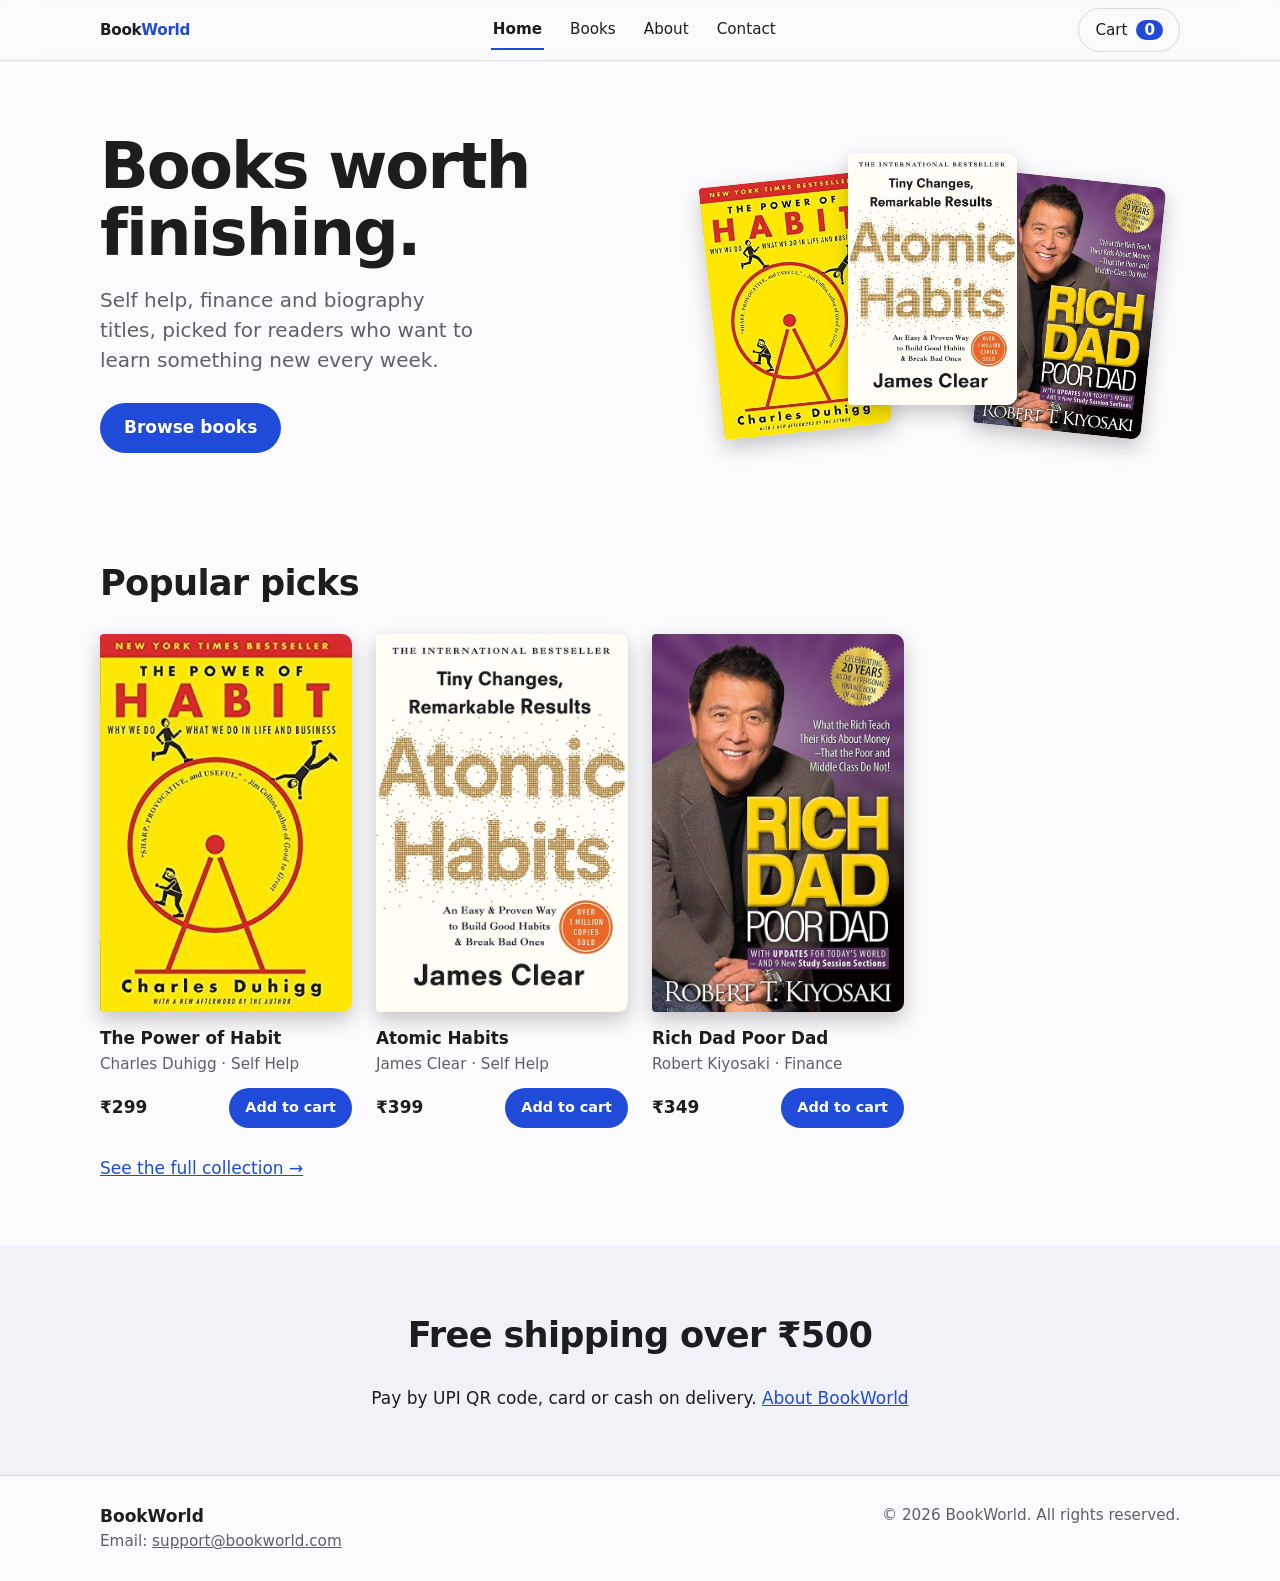
<file: bookworld/index.html>
<!DOCTYPE html>
<html lang="en">
<head>
  <meta charset="UTF-8">
  <meta name="viewport" content="width=device-width, initial-scale=1.0">
  <title>BookWorld: Online Book Store</title>
  <link rel="stylesheet" href="style.css">
</head>
<body>
  <header class="nav">
    <div class="wrap nav-in">
      <a class="logo" href="index.html">Book<span>World</span></a>
      <nav aria-label="Main">
        <a href="index.html" aria-current="page">Home</a>
        <a href="books.html">Books</a>
        <a href="about.html">About</a>
        <a href="contact.html">Contact</a>
      </nav>
      <button class="cart-btn" id="openCart" aria-label="Open cart">Cart <span id="cartCount">0</span></button>
    </div>
  </header>

  <main>
    <section class="hero wrap">
      <div>
        <h1>Books worth finishing.</h1>
        <p class="lead">Self help, finance and biography titles, picked for readers who want to learn something new every week.</p>
        <a href="books.html" class="btn">Browse books</a>
      </div>
      <div class="hero-stack" id="heroStack" aria-hidden="true"></div>
    </section>

    <section class="wrap section">
      <h2>Popular picks</h2>
      <div class="grid" id="picks"></div>
      <p class="more"><a href="books.html">See the full collection →</a></p>
    </section>

    <section class="band">
      <div class="wrap narrow">
        <h2>Free shipping over ₹500</h2>
        <p>Pay by UPI QR code, card or cash on delivery. <a href="about.html">About BookWorld</a></p>
      </div>
    </section>
  </main>

  <footer>
    <div class="wrap foot">
      <div><strong>BookWorld</strong><p class="muted">Email: <a href="mailto:support@bookworld.com">support@bookworld.com</a></p></div>
      <p class="muted">© 2026 BookWorld. All rights reserved.</p>
    </div>
  </footer>

  <div class="scrim" id="scrim"></div>
  <aside class="drawer" id="drawer" aria-hidden="true" aria-label="Shopping cart">
    <div class="drawer-head">
      <h2>Your cart</h2>
      <button class="icon" id="closeCart" aria-label="Close cart">✕</button>
    </div>
    <div id="cartItems" class="drawer-body"></div>
    <div class="drawer-foot">
      <div class="sum-row total"><span>Total</span><span id="cartTotal">₹0</span></div>
      <a class="btn full" id="checkoutLink" href="payment.html">Go to payment</a>
    </div>
  </aside>
  <div id="toast" class="toast" role="status"></div>

  <script src="common.js"></script>
  <script src="cart.js"></script>
  <script src="books.js"></script>
</body>
</html>
</file>
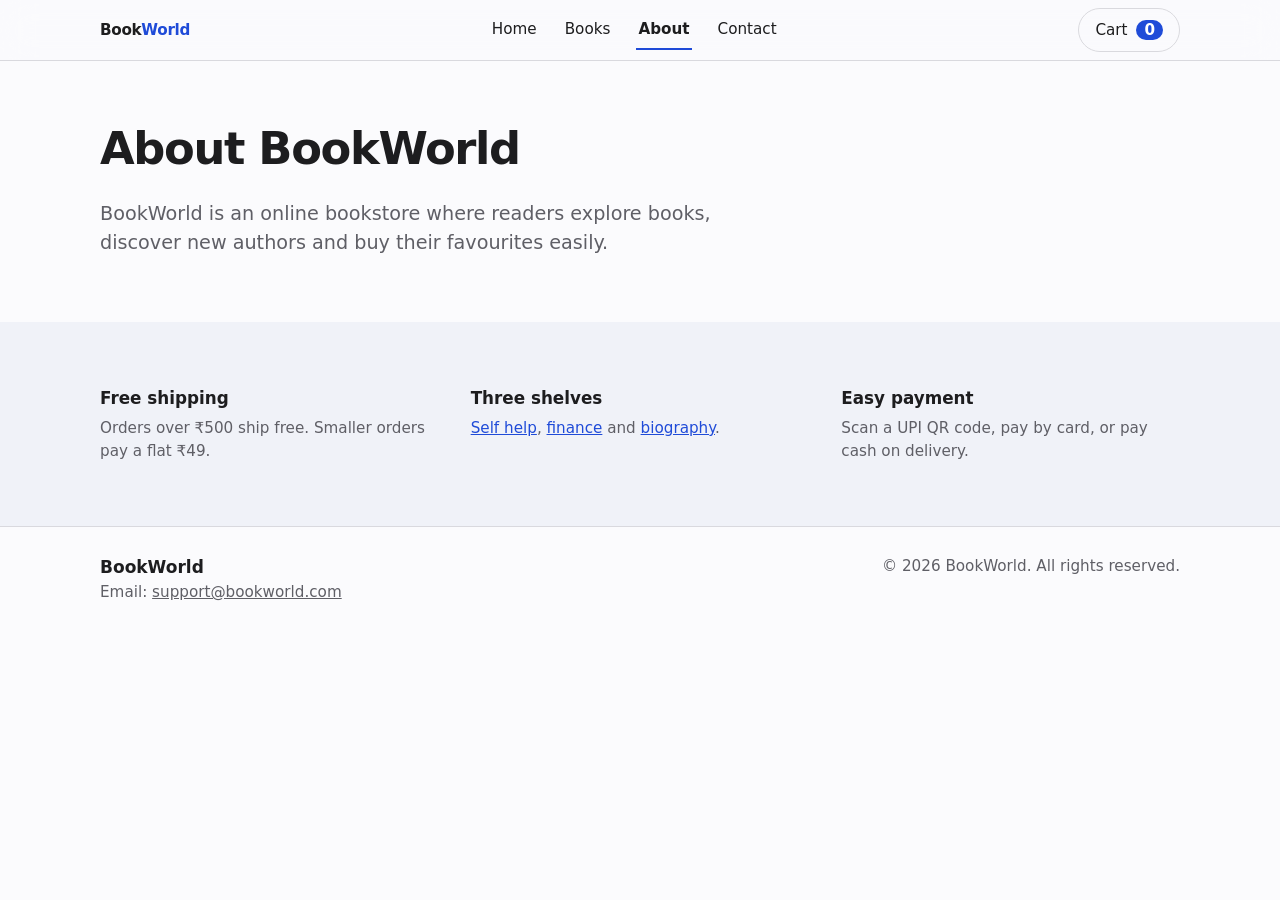
<file: bookworld/about.html>
<!DOCTYPE html>
<html lang="en">
<head>
  <meta charset="UTF-8">
  <meta name="viewport" content="width=device-width, initial-scale=1.0">
  <title>About | BookWorld</title>
  <link rel="stylesheet" href="style.css">
</head>
<body>
  <header class="nav">
    <div class="wrap nav-in">
      <a class="logo" href="index.html">Book<span>World</span></a>
      <nav aria-label="Main">
        <a href="index.html">Home</a>
        <a href="books.html">Books</a>
        <a href="about.html" aria-current="page">About</a>
        <a href="contact.html">Contact</a>
      </nav>
      <button class="cart-btn" id="openCart" aria-label="Open cart">Cart <span id="cartCount">0</span></button>
    </div>
  </header>

  <main>
    <section class="wrap section">
      <h1 class="page-title">About BookWorld</h1>
      <p class="prose">BookWorld is an online bookstore where readers explore books, discover new authors and buy their favourites easily.</p>
    </section>
    <section class="band">
      <div class="wrap facts">
        <div><h3>Free shipping</h3><p class="muted">Orders over ₹500 ship free. Smaller orders pay a flat ₹49.</p></div>
        <div><h3>Three shelves</h3><p class="muted"><a href="books.html#Self%20Help">Self help</a>, <a href="books.html#Finance">finance</a> and <a href="books.html#Biography">biography</a>.</p></div>
        <div><h3>Easy payment</h3><p class="muted">Scan a UPI QR code, pay by card, or pay cash on delivery.</p></div>
      </div>
    </section>
  </main>

  <footer>
    <div class="wrap foot">
      <div><strong>BookWorld</strong><p class="muted">Email: <a href="mailto:support@bookworld.com">support@bookworld.com</a></p></div>
      <p class="muted">© 2026 BookWorld. All rights reserved.</p>
    </div>
  </footer>

  <div class="scrim" id="scrim"></div>
  <aside class="drawer" id="drawer" aria-hidden="true" aria-label="Shopping cart">
    <div class="drawer-head">
      <h2>Your cart</h2>
      <button class="icon" id="closeCart" aria-label="Close cart">✕</button>
    </div>
    <div id="cartItems" class="drawer-body"></div>
    <div class="drawer-foot">
      <div class="sum-row total"><span>Total</span><span id="cartTotal">₹0</span></div>
      <a class="btn full" id="checkoutLink" href="payment.html">Go to payment</a>
    </div>
  </aside>
  <div id="toast" class="toast" role="status"></div>

  <script src="common.js"></script>
  <script src="cart.js"></script>
</body>
</html>
</file>
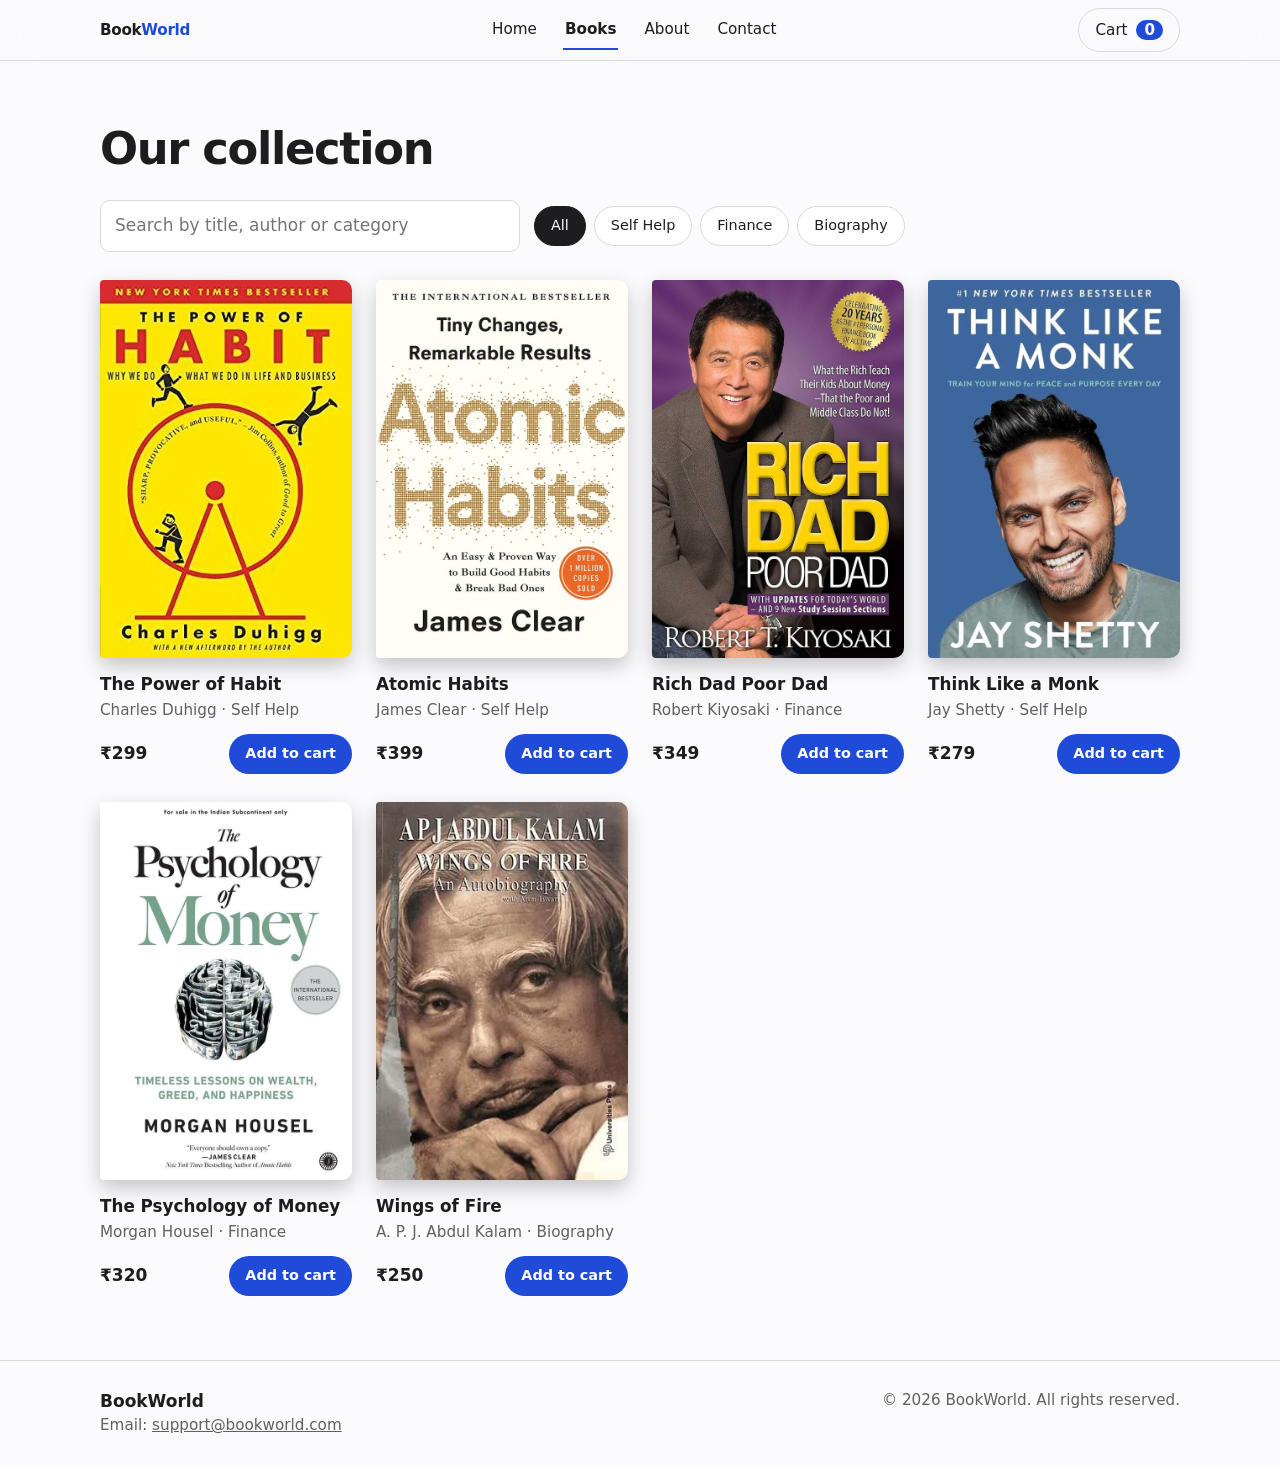
<file: bookworld/books.html>
<!DOCTYPE html>
<html lang="en">
<head>
  <meta charset="UTF-8">
  <meta name="viewport" content="width=device-width, initial-scale=1.0">
  <title>Books | BookWorld</title>
  <link rel="stylesheet" href="style.css">
</head>
<body>
  <header class="nav">
    <div class="wrap nav-in">
      <a class="logo" href="index.html">Book<span>World</span></a>
      <nav aria-label="Main">
        <a href="index.html">Home</a>
        <a href="books.html" aria-current="page">Books</a>
        <a href="about.html">About</a>
        <a href="contact.html">Contact</a>
      </nav>
      <button class="cart-btn" id="openCart" aria-label="Open cart">Cart <span id="cartCount">0</span></button>
    </div>
  </header>

  <main>
    <section class="wrap section">
      <h1 class="page-title">Our collection</h1>
      <div class="tools">
        <input type="search" id="searchInput" placeholder="Search by title, author or category" aria-label="Search books">
        <div class="chips" id="chips" role="group" aria-label="Filter by category"></div>
      </div>
      <div class="grid" id="bookContainer"></div>
    </section>
  </main>

  <footer>
    <div class="wrap foot">
      <div><strong>BookWorld</strong><p class="muted">Email: <a href="mailto:support@bookworld.com">support@bookworld.com</a></p></div>
      <p class="muted">© 2026 BookWorld. All rights reserved.</p>
    </div>
  </footer>

  <div class="scrim" id="scrim"></div>
  <aside class="drawer" id="drawer" aria-hidden="true" aria-label="Shopping cart">
    <div class="drawer-head">
      <h2>Your cart</h2>
      <button class="icon" id="closeCart" aria-label="Close cart">✕</button>
    </div>
    <div id="cartItems" class="drawer-body"></div>
    <div class="drawer-foot">
      <div class="sum-row total"><span>Total</span><span id="cartTotal">₹0</span></div>
      <a class="btn full" id="checkoutLink" href="payment.html">Go to payment</a>
    </div>
  </aside>
  <div id="toast" class="toast" role="status"></div>

  <script src="common.js"></script>
  <script src="cart.js"></script>
  <script src="books.js"></script>
</body>
</html>
</file>
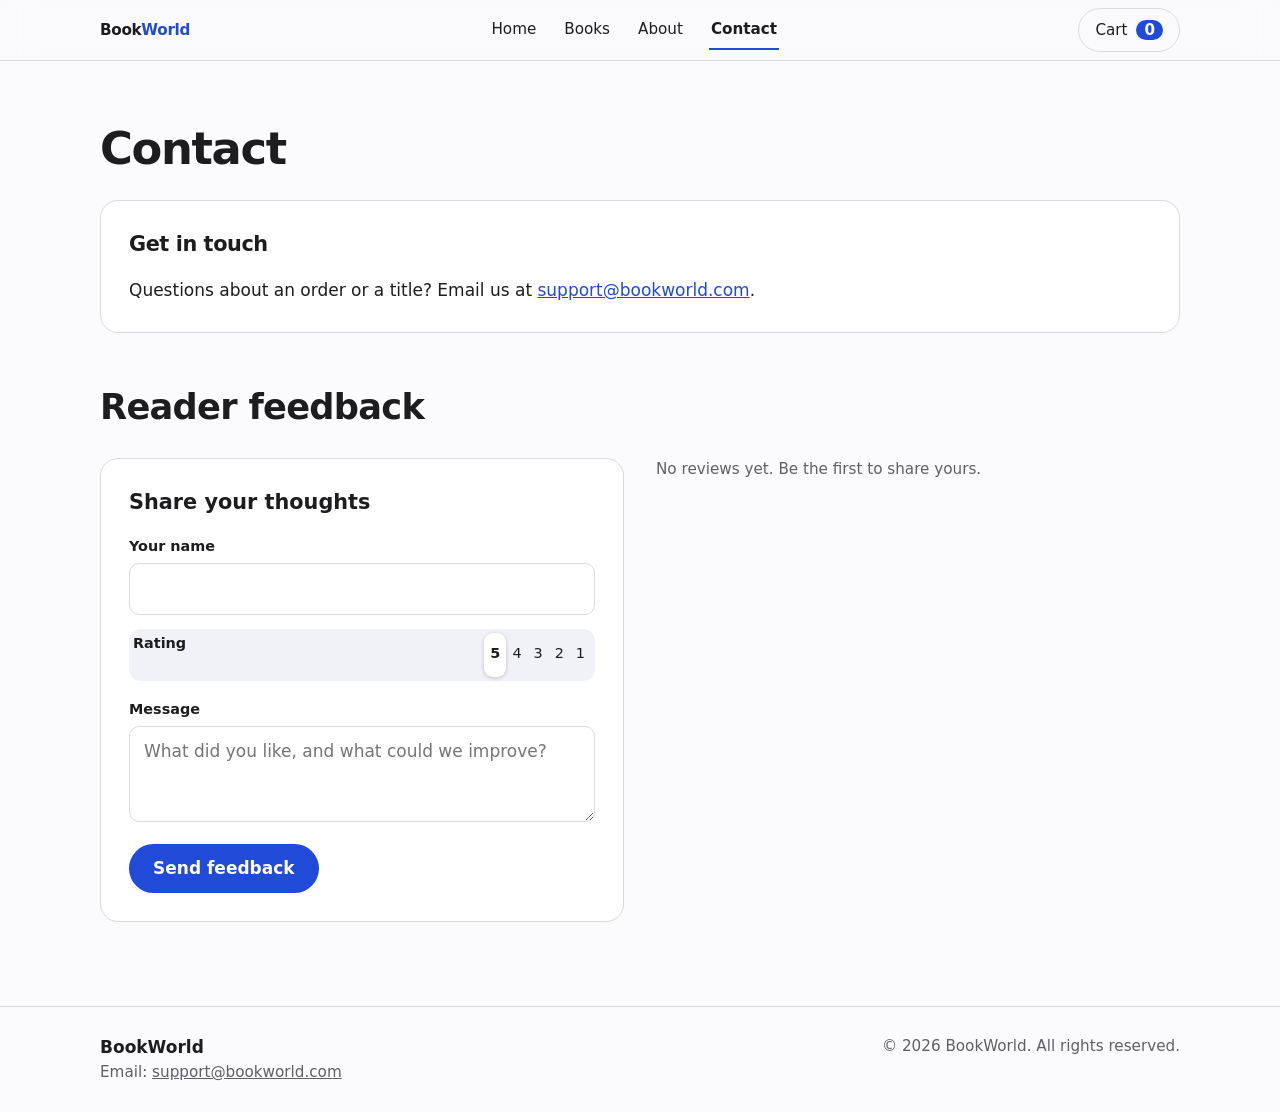
<file: bookworld/contact.html>
<!DOCTYPE html>
<html lang="en">
<head>
  <meta charset="UTF-8">
  <meta name="viewport" content="width=device-width, initial-scale=1.0">
  <title>Contact | BookWorld</title>
  <link rel="stylesheet" href="style.css">
</head>
<body>
  <header class="nav">
    <div class="wrap nav-in">
      <a class="logo" href="index.html">Book<span>World</span></a>
      <nav aria-label="Main">
        <a href="index.html">Home</a>
        <a href="books.html">Books</a>
        <a href="about.html">About</a>
        <a href="contact.html" aria-current="page">Contact</a>
      </nav>
      <button class="cart-btn" id="openCart" aria-label="Open cart">Cart <span id="cartCount">0</span></button>
    </div>
  </header>

  <main>
    <section class="wrap section">
      <h1 class="page-title">Contact</h1>
      <div class="panel">
        <h2>Get in touch</h2>
        <p>Questions about an order or a title? Email us at <a href="mailto:support@bookworld.com">support@bookworld.com</a>.</p>
      </div>

      <h2 class="gap-top">Reader feedback</h2>
      <div class="two">
        <form id="feedbackForm" class="panel">
          <h3>Share your thoughts</h3>
          <label for="fbName">Your name</label>
          <input id="fbName" required autocomplete="name">
          <fieldset class="seg">
            <legend>Rating</legend>
            <input type="radio" name="rating" id="r5" value="5" checked><label for="r5">5</label>
            <input type="radio" name="rating" id="r4" value="4"><label for="r4">4</label>
            <input type="radio" name="rating" id="r3" value="3"><label for="r3">3</label>
            <input type="radio" name="rating" id="r2" value="2"><label for="r2">2</label>
            <input type="radio" name="rating" id="r1" value="1"><label for="r1">1</label>
          </fieldset>
          <label for="fbMessage">Message</label>
          <textarea id="fbMessage" required minlength="5" placeholder="What did you like, and what could we improve?"></textarea>
          <button class="btn" type="submit">Send feedback</button>
        </form>
        <div id="feedbackList" aria-live="polite"></div>
      </div>
    </section>
  </main>

  <footer>
    <div class="wrap foot">
      <div><strong>BookWorld</strong><p class="muted">Email: <a href="mailto:support@bookworld.com">support@bookworld.com</a></p></div>
      <p class="muted">© 2026 BookWorld. All rights reserved.</p>
    </div>
  </footer>

  <div class="scrim" id="scrim"></div>
  <aside class="drawer" id="drawer" aria-hidden="true" aria-label="Shopping cart">
    <div class="drawer-head">
      <h2>Your cart</h2>
      <button class="icon" id="closeCart" aria-label="Close cart">✕</button>
    </div>
    <div id="cartItems" class="drawer-body"></div>
    <div class="drawer-foot">
      <div class="sum-row total"><span>Total</span><span id="cartTotal">₹0</span></div>
      <a class="btn full" id="checkoutLink" href="payment.html">Go to payment</a>
    </div>
  </aside>
  <div id="toast" class="toast" role="status"></div>

  <script src="common.js"></script>
  <script src="cart.js"></script>
  <script src="contact.js"></script>
</body>
</html>
</file>
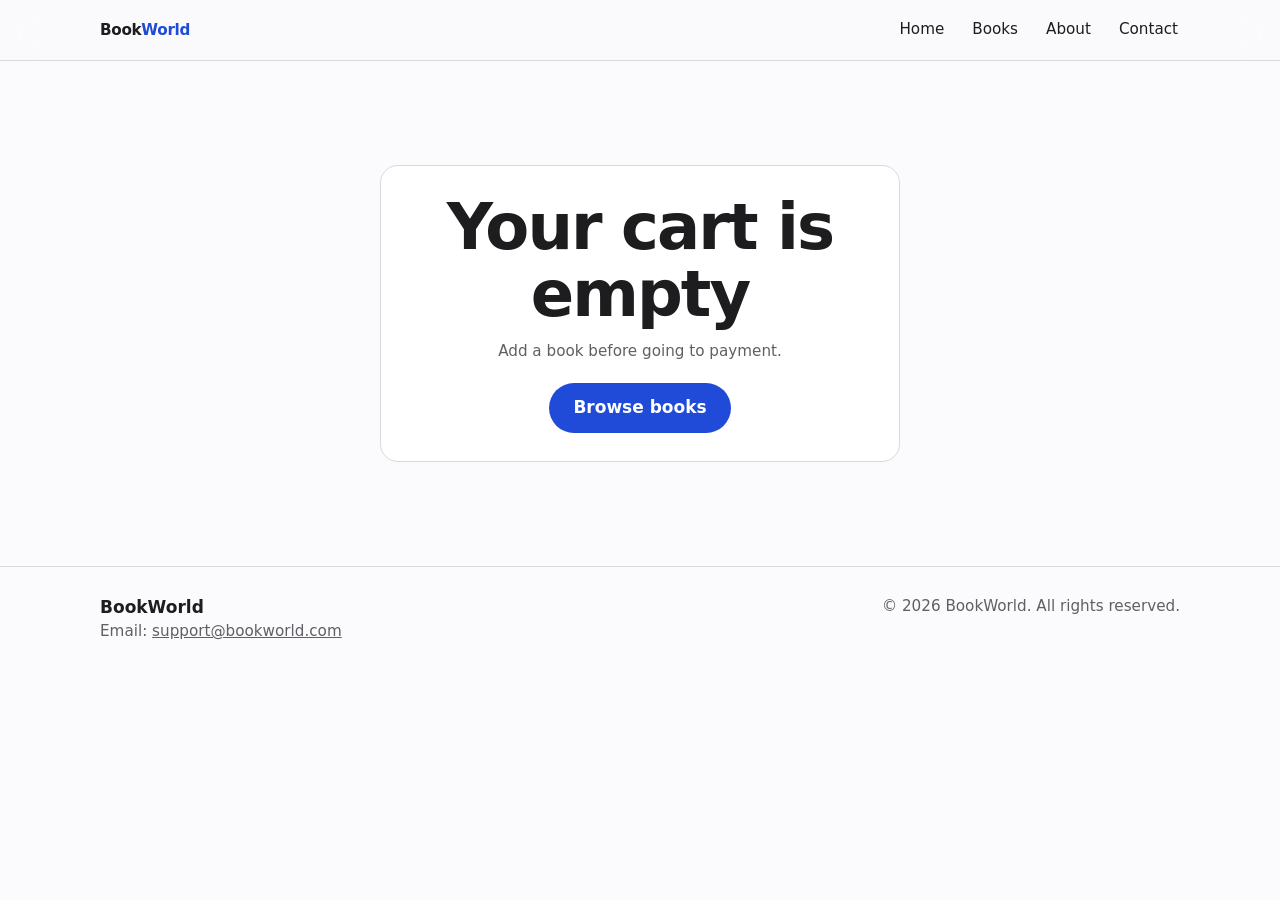
<file: bookworld/payment.html>
<!DOCTYPE html>
<html lang="en">
<head>
  <meta charset="UTF-8">
  <meta name="viewport" content="width=device-width, initial-scale=1.0">
  <title>Payment | BookWorld</title>
  <link rel="stylesheet" href="style.css">
</head>
<body>
  <header class="nav">
    <div class="wrap nav-in">
      <a class="logo" href="index.html">Book<span>World</span></a>
      <nav aria-label="Main">
        <a href="index.html">Home</a>
        <a href="books.html">Books</a>
        <a href="about.html">About</a>
        <a href="contact.html">Contact</a>
      </nav>
    </div>
  </header>

  <main>
    <div class="wrap section">
      <div id="checkoutView">
        <h1 class="page-title">Payment</h1>
        <form id="payForm" class="two pay">
          <div>
            <div class="panel">
              <h2>Contact and delivery</h2>
              <label for="name">Full name</label>
              <input id="name" required autocomplete="name">
              <label for="email">Email</label>
              <input id="email" type="email" required autocomplete="email">
              <label for="phone">Mobile number</label>
              <input id="phone" inputmode="numeric" data-digits pattern="[0-9]{10}" maxlength="10" title="Enter 10 digits" required autocomplete="tel">
              <label for="address">Street address</label>
              <textarea id="address" required autocomplete="street-address"></textarea>
              <div class="split">
                <div><label for="city">City</label><input id="city" required autocomplete="address-level2"></div>
                <div><label for="pin">PIN code</label><input id="pin" inputmode="numeric" data-digits pattern="[0-9]{6}" maxlength="6" title="Enter 6 digits" required autocomplete="postal-code"></div>
              </div>
            </div>

            <div class="panel">
              <h2>Payment method</h2>
              <fieldset class="seg">
                <legend class="sr">Choose a payment method</legend>
                <input type="radio" name="method" id="m-qr" value="qr" checked><label for="m-qr">UPI QR</label>
                <input type="radio" name="method" id="m-card" value="card"><label for="m-card">Card</label>
                <input type="radio" name="method" id="m-cod" value="cod"><label for="m-cod">Cash on delivery</label>
              </fieldset>

              <div class="method-panel" id="pay-qr">
                <div class="qr-box">
                  <img class="qr" src="images/payment-qr.png" width="600" height="600" alt="UPI QR code. Scan it with any UPI app to pay BookWorld.">
                  <div class="qr-info">
                    <p class="muted">Amount to pay</p>
                    <p class="qr-amount" id="qrAmount"></p>
                    <p class="muted">Pay to <strong id="payeeName"></strong></p>
                    <p class="muted">UPI ID: <strong id="payeeUpi"></strong></p>
                    <a class="btn small" id="upiLink" href="#" hidden>Open UPI app</a>
                  </div>
                </div>
                <ol class="steps">
                  <li>Scan the QR code with any UPI app.</li>
                  <li>Enter the amount shown above and pay.</li>
                  <li>Type the 12-digit UPI transaction ID below, then place your order.</li>
                </ol>
                <label for="txnId">UPI transaction ID (12 digits)</label>
                <input id="txnId" inputmode="numeric" data-digits maxlength="12" pattern="[0-9]{12}" title="Enter the 12-digit transaction ID from your UPI app" placeholder="123456789012" autocomplete="off">
              </div>

              <div class="method-panel" id="pay-card" hidden>
                <label for="cardNumber">Card number</label>
                <input id="cardNumber" inputmode="numeric" placeholder="1234 5678 9012 3456" pattern="[0-9 ]{19}" title="Enter 16 digits" autocomplete="cc-number">
                <div class="split">
                  <div><label for="exp">Expiry (MM/YY)</label><input id="exp" placeholder="08/29" pattern="(0[1-9]|1[0-2])\/[0-9]{2}" autocomplete="cc-exp"></div>
                  <div><label for="cvv">CVV</label><input id="cvv" type="password" inputmode="numeric" data-digits maxlength="3" pattern="[0-9]{3}" autocomplete="cc-csc"></div>
                </div>
                <p class="muted note">Demo card form. No real payment is taken and card details are never saved.</p>
              </div>
              <div class="method-panel" id="pay-cod" hidden>
                <p class="muted">Pay in cash when your order arrives.</p>
              </div>
            </div>
          </div>

          <aside class="panel summary">
            <h2>Order summary</h2>
            <div id="summaryItems"></div>
            <div class="sum-row"><span>Subtotal</span><span id="subtotal"></span></div>
            <div class="sum-row"><span>Shipping</span><span id="shipping"></span></div>
            <div class="sum-row total"><span>Total</span><span id="grandTotal"></span></div>
            <button class="btn full" type="submit">Place order</button>
          </aside>
        </form>
      </div>

      <div id="emptyView" class="panel center" hidden>
        <h1>Your cart is empty</h1>
        <p class="muted">Add a book before going to payment.</p>
        <a class="btn" href="books.html">Browse books</a>
      </div>

      <div id="doneView" class="panel center" hidden>
        <h1>Order placed</h1>
        <p>Thank you, <strong id="doneName"></strong>. Your total is <strong id="doneTotal"></strong>.</p>
        <p class="muted" id="doneNote"></p>
        <p class="muted">Order ID: <span id="orderId"></span></p>
        <a class="btn" href="books.html">Continue shopping</a>
      </div>
    </div>
  </main>

  <footer>
    <div class="wrap foot">
      <div><strong>BookWorld</strong><p class="muted">Email: <a href="mailto:support@bookworld.com">support@bookworld.com</a></p></div>
      <p class="muted">© 2026 BookWorld. All rights reserved.</p>
    </div>
  </footer>

  <div id="toast" class="toast" role="status"></div>

  <script src="common.js"></script>
  <script src="payment.js"></script>
</body>
</html>
</file>
<file: bookworld/style.css>
:root {
  --bg: #fbfbfd; --surface: #ffffff; --ink: #1d1d1f; --muted: #5f5f66;
  --line: #d9d9de; --accent: #1f4bd8; --on-accent: #ffffff; --band: #f0f2f8;
  --glass: rgba(251,251,253,.8);
}
@media (prefers-color-scheme: dark) {
  :root {
    --bg: #0e0e11; --surface: #1a1a1f; --ink: #f5f5f7; --muted: #a6a6b0;
    --line: #34343c; --accent: #8aa9ff; --on-accent: #0e0e11; --band: #15151a;
    --glass: rgba(14,14,17,.8);
  }
}
* { margin: 0; padding: 0; box-sizing: border-box; }
html { scroll-behavior: smooth; scroll-padding-top: 72px; }
body { font-family: -apple-system, "SF Pro Text", "Segoe UI", Roboto, system-ui, sans-serif; background: var(--bg); color: var(--ink); line-height: 1.5; font-size: 17px; }
a { color: inherit; }
:focus-visible { outline: 3px solid var(--accent); outline-offset: 2px; }
.wrap { width: min(1080px, 100% - 40px); margin-inline: auto; }
.narrow { max-width: 640px; text-align: center; }
.section { padding: 64px 0; }
.sr { position: absolute; left: -9999px; }
h1 { font-size: clamp(2.4rem, 6vw, 4rem); line-height: 1.05; letter-spacing: -.03em; }
h2 { font-size: clamp(1.6rem, 3.5vw, 2.2rem); letter-spacing: -.02em; margin-bottom: 24px; }
h3 { font-size: 1.05rem; }
.muted { color: var(--muted); font-size: .95rem; }
.lead { font-size: 1.25rem; color: var(--muted); max-width: 30ch; margin: 18px 0 28px; }

/* Nav */
.nav { position: sticky; top: 0; z-index: 20; background: var(--glass); backdrop-filter: blur(16px); border-bottom: 1px solid var(--line); }
.nav-in { display: flex; align-items: center; justify-content: space-between; gap: 16px; min-height: 60px; }
.nav nav { display: flex; gap: 24px; }
.nav a { text-decoration: none; font-size: .95rem; }
.nav nav a { padding: 8px 2px; border-bottom: 2px solid transparent; }
.nav nav a:hover { color: var(--accent); }
.nav nav a[aria-current=page] { font-weight: 600; border-bottom-color: var(--accent); }
.logo { font-weight: 700; font-size: 1.2rem; letter-spacing: -.02em; }
.logo span { color: var(--accent); }
.cart-btn { background: none; border: 1px solid var(--line); color: var(--ink); border-radius: 999px; padding: 8px 16px; font: inherit; font-size: .95rem; cursor: pointer; min-height: 44px; }
.cart-btn span { background: var(--accent); color: var(--on-accent); border-radius: 999px; padding: 1px 8px; margin-left: 4px; font-weight: 600; }

/* Buttons and fields */
.btn { display: inline-block; background: var(--accent); color: var(--on-accent); border: 0; border-radius: 999px; padding: 12px 24px; font: inherit; font-weight: 600; cursor: pointer; text-decoration: none; text-align: center; min-height: 44px; }
.btn:hover { filter: brightness(1.1); }
.btn.small { padding: 8px 16px; font-size: .9rem; min-height: 40px; }
.btn.full { width: 100%; margin-top: 16px; }
.btn.disabled { opacity: .4; pointer-events: none; }
.icon { width: 40px; height: 40px; border-radius: 50%; border: 1px solid var(--line); background: var(--surface); color: var(--ink); font-size: 1.1rem; cursor: pointer; }
input:not([type=radio]), textarea { width: 100%; padding: 12px 14px; border: 1px solid var(--line); border-radius: 10px; background: var(--surface); color: var(--ink); font: inherit; margin-bottom: 14px; }
textarea { min-height: 96px; resize: vertical; }
label { display: block; font-size: .9rem; font-weight: 600; margin-bottom: 6px; }
input:user-invalid, textarea:user-invalid { border-color: #d92d20; }

/* Hero */
.hero { display: grid; grid-template-columns: 1.1fr 1fr; align-items: center; gap: 40px; padding: 72px 0 40px; }
.hero-stack { display: flex; justify-content: center; }
.hero-stack .cover { width: 34%; margin-inline: -3%; }
.hero-stack .cover:nth-child(1) { transform: rotate(-6deg) translateY(12px); }
.hero-stack .cover:nth-child(2) { z-index: 1; transform: translateY(-14px); }
.hero-stack .cover:nth-child(3) { transform: rotate(6deg) translateY(12px); }

/* Catalog */
.tools { display: flex; flex-wrap: wrap; gap: 14px; align-items: center; margin-bottom: 28px; }
.tools input { flex: 1 1 260px; max-width: 420px; margin: 0; }
.chips { display: flex; gap: 8px; flex-wrap: wrap; }
.chip { border: 1px solid var(--line); background: var(--surface); color: var(--ink); border-radius: 999px; padding: 8px 16px; font: inherit; font-size: .9rem; cursor: pointer; min-height: 40px; }
.chip[aria-pressed=true] { background: var(--ink); color: var(--bg); border-color: var(--ink); }
.grid { display: grid; grid-template-columns: repeat(auto-fill, minmax(200px, 1fr)); gap: 28px 24px; }
.card h3 { margin: 14px 0 2px; }
.card .row { display: flex; justify-content: space-between; align-items: center; margin-top: 12px; }
.empty { grid-column: 1 / -1; color: var(--muted); padding: 24px 0; }

/* Cover (signature): the book itself is drawn in CSS */
.cover { aspect-ratio: 3 / 4; display: flex; flex-direction: column; justify-content: space-between; padding: 16px 14px 14px 22px; color: #fff; border-radius: 4px 10px 10px 4px; background: linear-gradient(160deg, hsl(var(--h) 55% 38%), hsl(var(--h) 60% 22%)); box-shadow: inset 7px 0 0 rgba(255,255,255,.16), 0 8px 20px rgba(0,0,0,.22); }
.cover.has-img { padding: 0; background: #eceae4; aspect-ratio: 2 / 3; overflow: hidden; }
.cover.has-img img { display: block; width: 100%; height: 100%; object-fit: cover; }
.cover-title { font-family: Georgia, "Times New Roman", serif; font-size: 1.15rem; font-weight: 700; line-height: 1.15; }
.cover-author { font-size: .75rem; opacity: .9; }
.hero-stack .cover-title { font-size: .95rem; }
.hero-stack .cover-author { display: none; }

.band { background: var(--band); padding: 64px 0; }

/* Pages */
.more { margin-top: 28px; }
.more a, .band a, .panel p a, .facts a { color: var(--accent); }
.prose { font-size: 1.2rem; color: var(--muted); max-width: 52ch; }
.facts { display: grid; grid-template-columns: repeat(3, 1fr); gap: 32px; }
.facts h3 { margin-bottom: 6px; }
.gap-top { margin-top: 48px; }

/* Panels and layout */
.two { display: grid; grid-template-columns: 1fr 1fr; gap: 32px; align-items: start; }
.panel { background: var(--surface); border: 1px solid var(--line); border-radius: 18px; padding: 28px; margin-bottom: 20px; }
.panel h2, .panel h3 { margin-bottom: 18px; font-size: 1.3rem; }
.center { text-align: center; max-width: 520px; margin: 40px auto; }
.center p { margin: 12px 0 20px; }
.page-title { font-size: clamp(2rem, 5vw, 2.8rem); margin-bottom: 28px; }
.pay { grid-template-columns: 1.4fr 1fr; }
.summary { position: sticky; top: 84px; }
.split { display: grid; grid-template-columns: 1fr 1fr; gap: 14px; }
.sum-row { display: flex; justify-content: space-between; gap: 12px; padding: 8px 0; }
.sum-row.total { font-weight: 700; font-size: 1.15rem; border-top: 1px solid var(--line); margin-top: 8px; padding-top: 14px; }
.note { margin-top: 14px; }

/* Segmented control */
.seg { border: 0; display: flex; background: var(--band); border-radius: 12px; padding: 4px; margin-bottom: 18px; }
.seg legend { font-size: .9rem; font-weight: 600; margin-bottom: 6px; float: left; width: 100%; }
.seg input { position: absolute; opacity: 0; }
.seg label { flex: 1; text-align: center; margin: 0; padding: 10px 6px; border-radius: 9px; cursor: pointer; font-weight: 500; min-height: 44px; }
.seg input:checked + label { background: var(--surface); box-shadow: 0 1px 4px rgba(0,0,0,.2); font-weight: 700; }
.seg input:focus-visible + label { outline: 3px solid var(--accent); }

/* Reviews */
.review { border-bottom: 1px solid var(--line); padding: 14px 0; }
.review .stars { color: #b45309; margin-left: 10px; }
.review p { margin: 6px 0; }

/* Drawer */
.scrim { position: fixed; inset: 0; background: rgba(0,0,0,.4); opacity: 0; pointer-events: none; transition: opacity .2s; z-index: 30; }
.scrim.open { opacity: 1; pointer-events: auto; }
.drawer { position: fixed; top: 0; right: 0; bottom: 0; width: min(400px, 100%); background: var(--surface); z-index: 40; display: flex; flex-direction: column; transform: translateX(100%); visibility: hidden; transition: transform .25s, visibility .25s; }
.drawer.open { transform: none; visibility: visible; }
.drawer-head { display: flex; justify-content: space-between; align-items: center; padding: 20px 24px 0; }
.drawer-head h2 { margin: 0; font-size: 1.4rem; }
.drawer-body { flex: 1; overflow-y: auto; padding: 12px 24px; }
.drawer-foot { padding: 16px 24px 24px; border-top: 1px solid var(--line); }
.cart-item { display: flex; justify-content: space-between; align-items: center; gap: 12px; padding: 14px 0; border-bottom: 1px solid var(--line); }
.qty { display: flex; align-items: center; gap: 10px; }
.cart-item .grow { flex: 1; min-width: 0; }
.thumb { width: 44px; height: 66px; object-fit: cover; border-radius: 3px 6px 6px 3px; box-shadow: 0 2px 6px rgba(0,0,0,.25); }

/* UPI QR */
.qr-box { display: flex; gap: 24px; align-items: center; margin-bottom: 18px; }
.qr { width: 200px; height: 200px; flex: none; background: #fff; border: 1px solid var(--line); border-radius: 12px; padding: 8px; }
.qr-info { display: grid; gap: 4px; justify-items: start; }
.qr-amount { font-size: 2rem; font-weight: 700; letter-spacing: -.02em; }
.qr-info .btn { margin-top: 10px; }
.steps { margin: 0 0 18px 1.2em; color: var(--muted); font-size: .95rem; }
.steps li { margin-bottom: 4px; }
.qr-info [hidden] { display: none; }

.toast { position: fixed; left: 50%; bottom: 24px; transform: translate(-50%, 20px); background: var(--ink); color: var(--bg); padding: 12px 20px; border-radius: 999px; opacity: 0; pointer-events: none; transition: .25s; z-index: 50; }
.toast.show { opacity: 1; transform: translate(-50%, 0); }

footer { border-top: 1px solid var(--line); padding: 28px 0; }
.foot { display: flex; justify-content: space-between; flex-wrap: wrap; gap: 12px; }

/* Responsive */
@media (max-width: 800px) {
  .hero, .two, .pay, .facts { grid-template-columns: 1fr; }
  .hero { padding-top: 40px; }
  .summary { position: static; }
  .nav-in { flex-wrap: wrap; row-gap: 0; padding-top: 8px; }
  .nav nav { order: 3; width: 100%; gap: 20px; overflow-x: auto; }
  .nav nav a { padding: 10px 2px; white-space: nowrap; }
  .qr-box { flex-direction: column; text-align: center; }
  .qr-info { justify-items: center; }
  .section, .band { padding: 44px 0; }
}
@media (max-width: 420px) {
  .split { grid-template-columns: 1fr; }
  .grid { grid-template-columns: repeat(2, 1fr); gap: 20px 14px; }
}
@media (prefers-reduced-motion: reduce) {
  * { transition: none !important; scroll-behavior: auto !important; }
}
</file>
